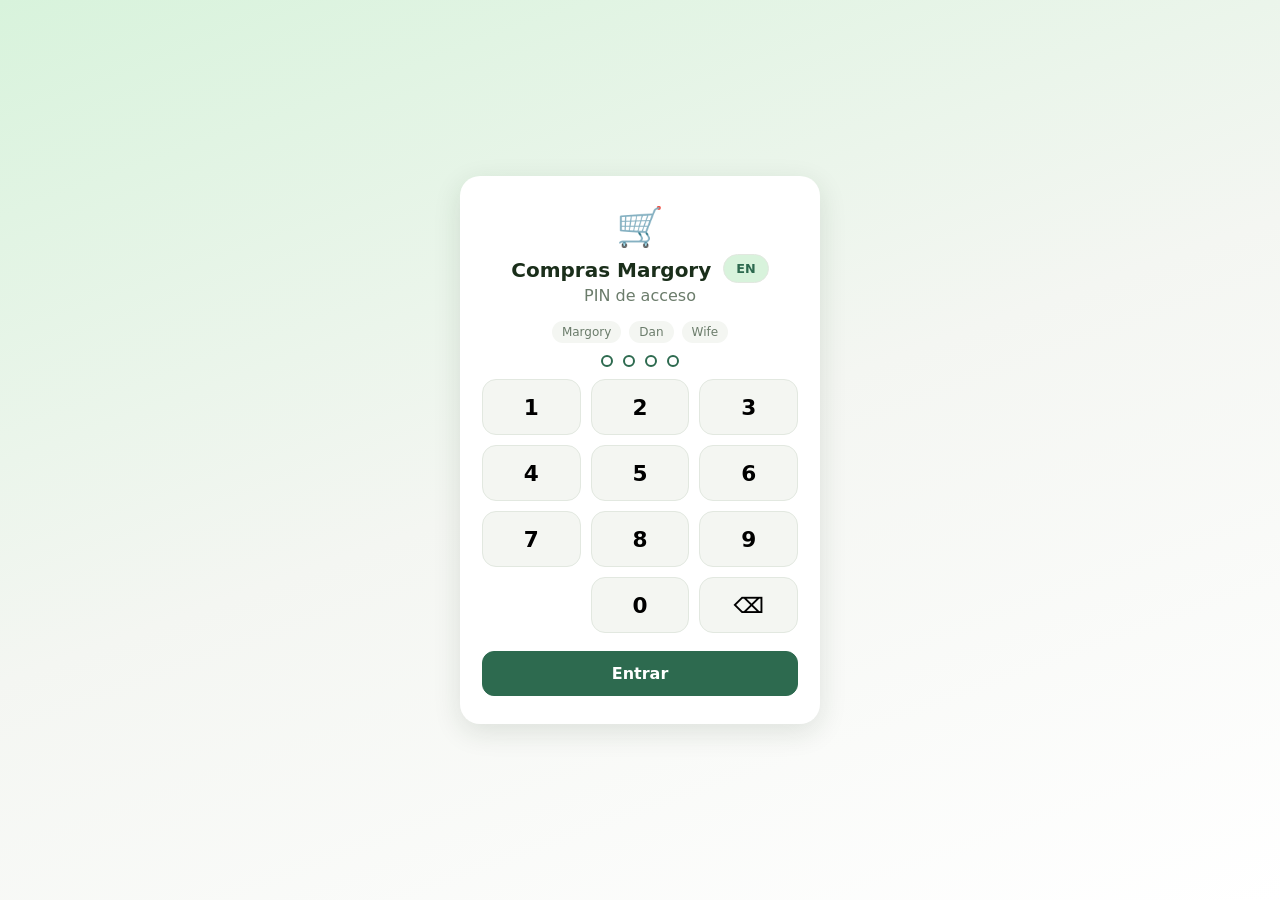
<file: index.html>
<!doctype html>
<html lang="es">
  <head>
    <meta charset="UTF-8" />
    <link rel="icon" type="image/svg+xml" href="/icons/icon.svg" />
    <meta
      name="viewport"
      content="width=device-width, initial-scale=1, viewport-fit=cover, maximum-scale=1"
    />
    <meta name="theme-color" content="#2d6a4f" />
    <meta name="apple-mobile-web-app-capable" content="yes" />
    <meta name="apple-mobile-web-app-status-bar-style" content="default" />
    <meta name="apple-mobile-web-app-title" content="Margory" />
    <link rel="manifest" href="/manifest.webmanifest" />
    <link rel="apple-touch-icon" href="/icons/icon-192.png" />
    <title>Compras Margory</title>
    <script type="module" crossorigin src="/assets/index-C9opvrIn.js"></script>
    <link rel="stylesheet" crossorigin href="/assets/index-JhcY_aT9.css">
  </head>
  <body>
    <div id="root"></div>
  </body>
</html>
</file>
<file: assets/index-JhcY_aT9.css>
html{-webkit-text-size-adjust:100%;touch-action:manipulation}body{min-width:320px;min-height:100dvh;margin:0}#root{min-height:100dvh}:root{--bg:#f4f6f2;--surface:#fff;--ink:#1a2e1a;--muted:#6b7c6b;--accent:#2d6a4f;--accent-2:#40916c;--accent-soft:#d8f3dc;--main-tab:#6b7280;--provider-blue:#2563eb;--danger:#c1121f;--border:#e2e8e0;--shadow:0 8px 28px #1a2e1a1f;--radius:14px;--safe-b:env(safe-area-inset-bottom,0px);font-family:Segoe UI,system-ui,-apple-system,sans-serif}*{box-sizing:border-box}html,body,#root{background:var(--bg);min-height:100%;color:var(--ink);margin:0}button,input{font:inherit}.app{background:var(--bg);flex-direction:column;max-width:480px;min-height:100dvh;margin:0 auto;display:flex;position:relative}.sticky-chrome{z-index:20;background:var(--surface);border-bottom:1px solid var(--border);position:sticky;top:0}.topbar{background:var(--surface);justify-content:space-between;align-items:center;padding:12px 14px 8px;display:flex}.topbar-title{align-items:center;gap:8px;display:flex}.topbar-title h1{margin:0;font-size:1.05rem}.logo{font-size:1.25rem}.topbar-actions{gap:6px;display:flex}.chip{border:1px solid var(--border);background:var(--accent-soft);color:var(--accent);border-radius:999px;padding:6px 12px;font-size:.8rem;font-weight:700}.chip.ghost{color:var(--muted);background:0 0}.main-tabs{background:var(--surface);grid-template-columns:1fr 1fr;gap:4px;padding:8px 12px;display:grid}.main-tabs button{color:var(--muted);background:0 0;border:none;border-radius:10px;justify-content:center;align-items:center;gap:6px;padding:10px;font-weight:600;display:flex}.main-tabs button.active{background:var(--main-tab);color:#fff}.provider-tabs{-webkit-overflow-scrolling:touch;scrollbar-width:none;gap:6px;padding:10px 12px 4px;display:flex;overflow-x:auto}.provider-tabs::-webkit-scrollbar{display:none}.provider-tab{border:1px solid var(--border);background:var(--surface);color:var(--ink);border-radius:999px;flex:none;align-items:center;gap:6px;padding:8px 14px;font-size:.85rem;font-weight:600;display:flex}.provider-tab.active{background:var(--provider-blue);border-color:var(--provider-blue);color:#fff}.badge{color:#1a2e1a;background:#e9c46a;border-radius:999px;justify-content:center;align-items:center;min-width:1.25rem;height:1.25rem;padding:0 5px;font-size:.7rem;font-style:normal;font-weight:800;display:inline-flex}.main-tabs button.active .badge{color:var(--main-tab);background:#fff}.provider-tab.active .badge{color:var(--provider-blue);background:#fff}.cart-top-bar .badge{color:var(--accent);background:#fff}.search-bar{padding:8px 12px 4px}.search-bar input{border:1px solid var(--border);background:var(--surface);border-radius:12px;width:100%;padding:12px 14px}.content{flex:1;padding:8px 12px 24px}.category{background:var(--surface);border-radius:var(--radius);border:1px solid var(--border);margin-bottom:10px;overflow:hidden}.category-head{text-align:left;background:0 0;border:none;justify-content:space-between;align-items:center;width:100%;padding:14px;font-weight:700;display:flex}.cat-meta{color:var(--muted);align-items:center;gap:8px;display:flex}.item-row{border-top:1px solid var(--border);padding:10px 14px}.item-row.in-cart{background:#f0faf3}.item-main{justify-content:space-between;align-items:center;gap:10px;display:flex}.item-text{flex-direction:column;gap:2px;min-width:0;display:flex}.item-name{font-size:.95rem;font-weight:600}.last-hint{color:var(--accent-2);font-size:.72rem;font-weight:600}.stepper{background:var(--bg);border:1px solid var(--border);border-radius:999px;align-items:center;gap:2px;padding:2px;display:inline-flex}.stepper.sm button,.stepper button,.step-btn{background:var(--surface);width:36px;height:36px;color:var(--ink);border:none;border-radius:50%;font-size:1.15rem;font-weight:700;line-height:1}.step-btn.plus,.stepper button:last-child{background:var(--accent);color:#fff}.step-btn:disabled{opacity:.35}.step-val,.stepper span{text-align:center;min-width:28px;font-weight:700}.item-note-row{margin-top:8px}.note-input{border:1px solid var(--border);background:#fff;border-radius:10px;width:100%;padding:8px 10px}.linkish{color:var(--accent);background:0 0;border:none;padding:0;font-size:.85rem;font-weight:600}.sticky-chrome .cart-top-bar-wrap{background:var(--surface);padding:8px 12px 10px}.cart-top-bar{background:var(--accent);color:#fff;letter-spacing:.01em;cursor:pointer;border:none;border-radius:999px;justify-content:center;align-items:center;gap:10px;width:100%;margin:0;padding:13px 20px;font-size:1.05rem;font-weight:800;display:flex;box-shadow:0 4px 14px #2d6a4f59}.cart-top-bar-icon{flex-shrink:0;justify-content:center;align-items:center;line-height:0;display:inline-flex}.cart-top-bar-icon svg{width:1.35rem;height:1.35rem;display:block}.cart-top-bar-label{font-weight:800}.cart-top-bar.has-items{background:#1b4332;box-shadow:0 4px 16px #1b433266}.cart-top-bar.has-items .badge{min-width:1.45rem;height:1.45rem;font-size:.78rem}.sheet-overlay{z-index:40;background:#0006;justify-content:center;align-items:flex-end;display:flex;position:fixed;inset:0}.sheet{background:var(--surface);width:min(480px,100%);max-height:88dvh;box-shadow:var(--shadow);border-radius:20px 20px 0 0;flex-direction:column;display:flex}.sheet.tall{max-height:92dvh}.sheet-handle{background:#cfd8cf;border-radius:4px;width:40px;height:4px;margin:10px auto 0}.sheet-head{justify-content:space-between;align-items:center;padding:12px 16px 8px;display:flex}.sheet-head h2{margin:0;font-size:1.1rem}.icon-btn{background:var(--bg);border:none;border-radius:50%;width:36px;height:36px}.sheet-body{flex:1;padding:0 16px 16px;overflow:auto}.sheet-foot{padding:12px 16px calc(16px + var(--safe-b));border-top:1px solid var(--border);gap:8px;display:flex}.cart-group h3{color:var(--accent);text-transform:uppercase;letter-spacing:.04em;margin:12px 0 8px;font-size:.85rem}.cart-line{border-bottom:1px solid var(--border);padding:8px 0}.cart-line-top{justify-content:space-between;align-items:center;gap:8px;margin-bottom:6px;display:flex}.btn{border:1px solid var(--border);background:var(--surface);color:var(--ink);border-radius:12px;padding:12px 16px;font-weight:700}.btn.primary{background:var(--accent);border-color:var(--accent);color:#fff;flex:1}.btn.ghost{color:var(--muted);background:0 0}.btn.danger{background:var(--danger);border-color:var(--danger);color:#fff;flex:1}.confirm-overlay{z-index:5;border-radius:inherit;background:#00000073;justify-content:center;align-items:center;padding:20px;display:flex;position:absolute;inset:0}.confirm-dialog{background:var(--surface);width:min(340px,100%);box-shadow:var(--shadow);text-align:center;border-radius:16px;padding:20px 18px 16px}.confirm-dialog-warn{margin-bottom:6px;font-size:1.75rem;line-height:1}.confirm-dialog h3{color:var(--ink);margin:0 0 8px;font-size:1.1rem}.confirm-dialog p{color:var(--muted);margin:0 0 16px;font-size:.9rem;line-height:1.4}.confirm-dialog-actions{gap:8px;display:flex}.confirm-dialog-actions .btn{flex:1}.btn.sm{border-radius:10px;padding:8px 12px;font-size:.85rem}.btn-row{flex-wrap:wrap;gap:6px;margin-top:6px;display:flex}.muted{color:var(--muted)}.center{text-align:center}.history-list h2,.history-detail h2{margin:4px 0 12px;font-size:1.15rem}.order-cards{flex-direction:column;gap:8px;margin:0;padding:0;list-style:none;display:flex}.order-card{text-align:left;border:1px solid var(--border);background:var(--surface);border-radius:var(--radius);width:100%;padding:14px}.oc-top,.oc-body{justify-content:space-between;align-items:center;gap:8px;display:flex}.oc-body{margin-top:8px}.status-pill{text-transform:uppercase;letter-spacing:.03em;background:#e9ecef;border-radius:999px;padding:4px 8px;font-size:.72rem;font-weight:800}.status-pill.draft{color:#856404;background:#fff3cd}.status-pill.ready{color:#0077b6;background:#caf0f8}.status-pill.sent{background:var(--accent-soft);color:var(--accent)}.status-row{flex-wrap:wrap;align-items:center;gap:8px;margin:10px 0 16px;display:flex}.export-actions{flex-direction:column;gap:12px;margin-bottom:16px;display:flex}.export-block{background:var(--surface);border:1px solid var(--border);border-radius:12px;padding:12px}.order-items{margin:0;padding:0;list-style:none}.order-items li{border-bottom:1px solid var(--border);gap:10px;padding:10px 0;display:flex}.oi-qty{background:var(--accent-soft);width:36px;height:36px;color:var(--accent);border-radius:10px;flex-shrink:0;justify-content:center;align-items:center;font-weight:800;display:flex}.oi-body{flex-direction:column;gap:2px;display:flex}.oi-body small{color:var(--muted)}.back-link{color:var(--accent);background:0 0;border:none;margin-bottom:8px;padding:0;font-weight:700}.excel-wrap{flex:1;padding:0 12px 12px;overflow:auto}.excel-table{border-collapse:collapse;background:#fff;width:100%;font-size:.85rem}.excel-table th,.excel-table td{text-align:left;border:1px solid #c6c6c6;padding:8px 10px}.excel-table th{color:#fff;background:#217346;font-weight:700}.excel-table tr:nth-child(2n) td{background:#f2f2f2}.excel-table .num{text-align:center;font-weight:700}.screenshot-hint{color:var(--muted);margin:0 16px 8px;font-size:.8rem}.toast{left:50%;bottom:calc(24px + var(--safe-b));color:#fff;z-index:50;box-shadow:var(--shadow);white-space:nowrap;background:#1b4332;border-radius:999px;padding:10px 18px;font-weight:700;position:fixed;transform:translate(-50%)}.pin-gate{background:linear-gradient(160deg,#d8f3dc,#f4f6f2 50%,#fff);justify-content:center;align-items:center;min-height:100dvh;padding:24px;display:flex}.pin-card{background:var(--surface);width:min(360px,100%);box-shadow:var(--shadow);text-align:center;border-radius:20px;padding:28px 22px}.pin-logo{font-size:2.4rem}.pin-lang-row{flex-wrap:wrap;justify-content:center;align-items:center;gap:12px;display:flex}.pin-lang-row h1{margin:0}.pin-card h1{margin:8px 0 4px;font-size:1.25rem}.pin-hint{color:var(--muted);margin:0 0 16px}.pin-dots{justify-content:center;gap:10px;margin-bottom:12px;display:flex}.pin-dots span{border:2px solid var(--accent);background:0 0;border-radius:50%;width:12px;height:12px}.pin-dots span.filled{background:var(--accent)}.pin-dots.error span{border-color:var(--danger)}.pin-error{color:var(--danger);margin:0 0 8px;font-size:.85rem}.pin-pad{grid-template-columns:repeat(3,1fr);gap:10px;margin:12px 0 18px;display:grid}.pad-key{border:1px solid var(--border);background:var(--bg);border-radius:14px;height:56px;font-size:1.35rem;font-weight:700}.pad-empty{height:56px}.sr-only{clip:rect(0, 0, 0, 0);border:0;width:1px;height:1px;margin:-1px;padding:0;position:absolute;overflow:hidden}.item-card-grid{grid-template-columns:repeat(2,minmax(0,1fr));gap:10px;padding:10px 12px 14px;display:grid}.item-card{perspective:900px;position:relative}.item-card.flipped{z-index:2}.item-card.flipped .item-card-front{opacity:.72;border-width:2px;border-color:#1a2e1a;box-shadow:0 0 0 1px #1a2e1a59,0 10px 28px #1a2e1a2e}.item-card-inner{width:100%;position:relative}.item-card-face{border:1px solid var(--border);background:var(--surface);border-radius:14px;display:block;position:relative;overflow:visible}.item-flip-overlay{z-index:35;padding:max(12px, env(safe-area-inset-top,0px)) 12px max(12px, env(safe-area-inset-bottom,0px));box-sizing:border-box;-webkit-overflow-scrolling:touch;background:#00000059;justify-content:center;align-items:center;display:flex;position:fixed;inset:0;overflow-y:auto}.item-flip-panel{background:#f8fbf8;border:2px solid #1a2e1a;border-radius:16px;flex-direction:column;gap:10px;width:min(420px,100%);max-height:min(88dvh,100% - 24px);margin:auto 0;padding:14px;display:flex;overflow-y:auto;box-shadow:0 0 0 1px #1a2e1a59,0 14px 36px #1a2e1a38}.item-card-front{text-align:center;cursor:pointer;width:100%;height:auto;min-height:0;max-height:none;color:inherit;font:inherit;appearance:none;background:var(--surface);border-radius:14px;margin:0;padding:0;display:block;overflow:visible}.item-card.in-cart .item-card-front{border-color:var(--accent-2);box-shadow:0 0 0 2px var(--accent-soft)}.item-card-visual{aspect-ratio:1;background:#fff;border-radius:14px 14px 0 0;justify-content:center;align-items:center;width:100%;min-height:108px;max-height:168px;display:flex;position:relative;overflow:hidden}.item-card-img{object-fit:contain;z-index:1;pointer-events:none;-webkit-user-select:none;user-select:none;width:92%;max-width:152px;height:92%;max-height:152px;position:relative}.item-card-visual .item-card-img[style*=absolute]{z-index:0;margin:auto;inset:0}.item-card-visual .item-card-emoji{z-index:0;position:relative}.item-card-emoji{filter:drop-shadow(0 2px 6px #00000024);-webkit-user-select:none;user-select:none;font-size:3.75rem;line-height:1}.item-card-initials{color:#1a2e1a8c;letter-spacing:.02em;font-size:1.6rem;font-weight:800}.item-card-qty-badge{z-index:2;background:var(--accent);color:#fff;border-radius:999px;justify-content:center;align-items:center;min-width:1.6rem;height:1.6rem;padding:0 6px;font-size:.8rem;font-style:normal;font-weight:800;display:inline-flex;position:absolute;top:8px;right:8px;box-shadow:0 2px 8px #0000002e}.item-card-note-dot{width:1.5rem;height:1.5rem;color:var(--accent);background:#ffffffd9;border-radius:50%;justify-content:center;align-items:center;font-size:.75rem;display:inline-flex;position:absolute;top:8px;left:8px}.item-card-name{box-sizing:border-box;text-align:center;white-space:normal;overflow-wrap:anywhere;word-break:break-word;border-top:1px solid var(--border);background:var(--surface);width:100%;min-height:2.6em;color:var(--text,#1a2e1a);z-index:2;border-radius:0 0 14px 14px;margin:0;padding:8px 8px 10px;font-size:.8rem;font-weight:700;line-height:1.3;display:block;position:relative}.item-card-back-head{justify-content:space-between;align-items:flex-start;gap:8px;padding-right:2px;display:flex;position:relative}.item-card-back-title{flex:1;padding-right:8px;font-size:.95rem;line-height:1.25}.card-close-x{width:2.75rem;min-width:44px;height:2.75rem;min-height:44px;color:var(--muted);cursor:pointer;background:0 0;border:none;border-radius:999px;flex-shrink:0;justify-content:center;align-items:center;margin:-6px -6px 0 0;padding:0;font-size:1.45rem;line-height:1;display:inline-flex}.card-close-x:hover,.card-close-x:focus-visible{color:var(--ink);background:#1a2e1a14;outline:none}.card-stepper{align-self:center}.card-note-label{width:100%;display:block}.card-history{border:1px solid var(--border);background:#fff;border-radius:10px;padding:8px 10px}.card-history-label{text-transform:uppercase;letter-spacing:.04em;color:var(--muted);margin-bottom:6px;font-size:.7rem;font-weight:700;display:block}.card-history-empty{color:var(--muted);margin:0;font-size:.8rem}.card-history-table{border-collapse:collapse;width:100%;font-size:.78rem}.card-history-table th,.card-history-table td{text-align:left;border-bottom:1px solid var(--border);vertical-align:top;padding:4px 6px}.card-history-table th{color:var(--muted);text-transform:uppercase;letter-spacing:.03em;font-size:.68rem;font-weight:700}.card-history-table td.num{text-align:center;color:var(--accent);white-space:nowrap;font-weight:800}.card-history-table td.notes-cell{color:var(--ink);word-break:break-word;max-width:9rem}.card-actions{gap:8px;width:100%;display:flex}.card-actions .btn{flex:1}.card-add-btn{border-radius:12px;flex:100%;width:100%;min-height:48px;padding:14px 16px;font-size:1.05rem;font-weight:800}.order-date-field{color:var(--ink);flex-direction:column;gap:6px;margin:4px 0 12px;font-size:.85rem;font-weight:700;display:flex}.order-date-field input[type=date]{border:1px solid var(--border);font:inherit;color:var(--ink);background:#fff;border-radius:10px;padding:10px 12px}@media (prefers-reduced-motion:reduce){.item-flip-overlay{background:#0006}}@media (width>=420px){.item-card-grid{grid-template-columns:repeat(2,minmax(140px,1fr))}}.sheet-foot-col{flex-direction:column;align-items:stretch}.sheet-foot-col .btn.primary{flex:none;width:100%}.btn.share-btn{color:#fff;background:#25d366;border-color:#1ebe57;width:100%}.btn.full{width:100%}.share-ready{text-align:center;padding-top:12px;padding-bottom:8px}.share-ready-icon{margin-bottom:8px;font-size:2.5rem}.share-ready-body{color:var(--ink);margin:0 8px 12px;font-size:1rem;line-height:1.4}.share-ready-hint{background:var(--accent-soft);color:var(--accent);text-align:center;border-radius:10px;margin:8px 0;padding:8px 12px;font-size:.85rem;font-weight:600}.export-more{border-top:1px dashed var(--border);flex-direction:column;gap:8px;margin-top:4px;padding:8px 0 4px;display:flex}.btn-row.wrap{flex-wrap:wrap;align-items:center}.sm-label{width:100%;font-size:.75rem}.user-chip{color:var(--accent);margin-top:2px;font-size:.72rem;font-weight:600}.pin-users{flex-wrap:wrap;justify-content:center;gap:8px;margin:0 0 12px;padding:0;list-style:none;display:flex}.pin-users li{color:var(--muted);background:var(--bg);border-radius:999px;padding:4px 10px;font-size:.75rem}.mode-toggle{grid-template-columns:1fr 1fr;gap:6px;padding:8px 12px 0;display:grid}.mode-toggle button{border:1px solid var(--border);background:var(--surface);color:var(--muted);border-radius:999px;padding:8px 12px;font-size:.85rem;font-weight:700}.mode-toggle button.active{background:var(--accent-soft);color:var(--accent);border-color:var(--accent-2)}.provider-tab.otro{border-style:dashed}.otro-form{flex-direction:column;gap:12px;padding:16px 14px 32px;display:flex}.otro-title{margin:0 0 4px;font-size:1.1rem}.otro-field{color:var(--muted);flex-direction:column;gap:6px;font-size:.85rem;display:flex}.otro-field input,.otro-field select{border:1px solid var(--border);background:var(--surface);color:var(--ink);border-radius:10px;padding:10px 12px}.checkoff-list{padding:8px 12px 40px}.checkoff-hint{margin:0 0 10px;font-size:.78rem}.checkoff-list ul{flex-direction:column;gap:8px;margin:0;padding:0;list-style:none;display:flex}.checkoff-row{text-align:left;border:1px solid var(--border);background:var(--surface);border-radius:var(--radius);width:100%;color:var(--ink);-webkit-user-select:none;user-select:none;touch-action:manipulation;align-items:flex-start;gap:12px;padding:12px 14px;display:flex}.checkoff-row.bought{opacity:.55;background:#eef7f0}.checkoff-row.skipped{opacity:.45;text-decoration:line-through}.checkoff-mark{text-align:center;width:1.5rem;color:var(--accent);font-size:1.25rem;line-height:1.2}.checkoff-body{flex-direction:column;gap:2px;min-width:0;display:flex}.checkoff-body small{color:var(--muted);font-size:.75rem}.checkoff-empty{padding:40px 16px}.cart-line.status-bought{opacity:.65}.cart-line.status-skipped{opacity:.45}.close-week-option{text-align:left;align-items:flex-start;gap:10px;margin:10px 0;font-size:.9rem;display:flex}.status-pill.active{color:#1b4332;background:#d8f3dc}.status-pill.closed{color:#495057;background:#e9ecef}.unit-pills{flex-wrap:wrap;gap:.4rem;margin:.65rem 0 .35rem;display:flex}.unit-pill{color:#1a2e1a;cursor:pointer;background:#f7faf7;border:1.5px solid #c5d5c8;border-radius:999px;flex:1;min-width:4.5rem;padding:.45rem .6rem;font-size:.85rem;font-weight:600}.unit-pill.active{color:#fff;background:#2d6a4f;border-color:#2d6a4f}.card-unit-hint{color:#5a6b5a;text-align:center;margin:.15rem 0 .4rem;font-size:.78rem;line-height:1.3}.kg-qty-row{justify-content:center;align-self:center;align-items:center;gap:.5rem;width:100%;display:flex}.kg-qty-field{background:#fff;border:1.5px solid #c5d5c8;border-radius:12px;align-items:center;gap:.35rem;min-width:7.5rem;padding:.35rem .65rem;display:inline-flex}.kg-qty-input{text-align:center;color:#1a2e1a;background:0 0;border:none;outline:none;width:4.5rem;font-size:1.25rem;font-weight:700}.kg-qty-suffix{color:#2d6a4f;font-size:.95rem;font-weight:700}.share-chooser{text-align:left;max-height:min(80vh,560px);overflow:auto}.share-chooser-options{flex-direction:column;gap:8px;margin:0 0 14px;display:flex}.btn.share-choice{text-align:left;background:var(--surface);border:1px solid var(--border,#d5e0d5);width:100%;color:var(--ink);flex-direction:column;align-items:flex-start;gap:2px;padding:12px 14px;display:flex}.btn.share-choice strong{font-size:1rem}.btn.share-choice .muted{font-size:.78rem;font-weight:500}.btn.share-choice:active,.btn.share-choice:hover{border-color:var(--accent);background:var(--accent-soft)}.history-detail{position:relative}.history-share-overlay{z-index:40;border-radius:0;position:fixed;inset:0}.app-version{opacity:.55;font-size:.85em;font-weight:400}
</file>
<file: margory/assets/index-BUFkqQLx.css>
html{-webkit-text-size-adjust:100%;touch-action:manipulation}body{min-width:320px;min-height:100dvh;margin:0}#root{min-height:100dvh}:root{--bg:#f4f6f2;--surface:#fff;--ink:#1a2e1a;--muted:#6b7c6b;--accent:#2d6a4f;--accent-2:#40916c;--accent-soft:#d8f3dc;--main-tab:#6b7280;--provider-blue:#2563eb;--danger:#c1121f;--border:#e2e8e0;--shadow:0 8px 28px #1a2e1a1f;--radius:14px;--safe-b:env(safe-area-inset-bottom,0px);font-family:Segoe UI,system-ui,-apple-system,sans-serif}*{box-sizing:border-box}html,body,#root{background:var(--bg);min-height:100%;color:var(--ink);margin:0}button,input{font:inherit}.app{background:var(--bg);flex-direction:column;max-width:480px;min-height:100dvh;margin:0 auto;display:flex;position:relative}.sticky-chrome{z-index:20;background:var(--surface);border-bottom:1px solid var(--border);position:sticky;top:0}.topbar{background:var(--surface);justify-content:space-between;align-items:center;padding:12px 14px 8px;display:flex}.topbar-title{align-items:center;gap:8px;display:flex}.topbar-title h1{margin:0;font-size:1.05rem}.logo{font-size:1.25rem}.topbar-actions{gap:6px;display:flex}.chip{border:1px solid var(--border);background:var(--accent-soft);color:var(--accent);border-radius:999px;padding:6px 12px;font-size:.8rem;font-weight:700}.chip.ghost{color:var(--muted);background:0 0}.main-tabs{background:var(--surface);grid-template-columns:1fr 1fr;gap:4px;padding:8px 12px;display:grid}.main-tabs button{color:var(--muted);background:0 0;border:none;border-radius:10px;justify-content:center;align-items:center;gap:6px;padding:10px;font-weight:600;display:flex}.main-tabs button.active{background:var(--main-tab);color:#fff}.provider-tabs{-webkit-overflow-scrolling:touch;scrollbar-width:none;gap:6px;padding:10px 12px 4px;display:flex;overflow-x:auto}.provider-tabs::-webkit-scrollbar{display:none}.provider-tab{border:1px solid var(--border);background:var(--surface);color:var(--ink);border-radius:999px;flex:none;align-items:center;gap:6px;padding:8px 14px;font-size:.85rem;font-weight:600;display:flex}.provider-tab.active{background:var(--provider-blue);border-color:var(--provider-blue);color:#fff}.badge{color:#1a2e1a;background:#e9c46a;border-radius:999px;justify-content:center;align-items:center;min-width:1.25rem;height:1.25rem;padding:0 5px;font-size:.7rem;font-style:normal;font-weight:800;display:inline-flex}.main-tabs button.active .badge{color:var(--main-tab);background:#fff}.provider-tab.active .badge{color:var(--provider-blue);background:#fff}.cart-top-bar .badge{color:var(--accent);background:#fff}.search-bar{padding:8px 12px 4px}.search-bar input{border:1px solid var(--border);background:var(--surface);border-radius:12px;width:100%;padding:12px 14px}.content{flex:1;padding:8px 12px 24px}.category{background:var(--surface);border-radius:var(--radius);border:1px solid var(--border);margin-bottom:10px;overflow:hidden}.category-head{text-align:left;background:0 0;border:none;justify-content:space-between;align-items:center;width:100%;padding:14px;font-weight:700;display:flex}.cat-meta{color:var(--muted);align-items:center;gap:8px;display:flex}.item-row{border-top:1px solid var(--border);padding:10px 14px}.item-row.in-cart{background:#f0faf3}.item-main{justify-content:space-between;align-items:center;gap:10px;display:flex}.item-text{flex-direction:column;gap:2px;min-width:0;display:flex}.item-name{font-size:.95rem;font-weight:600}.last-hint{color:var(--accent-2);font-size:.72rem;font-weight:600}.stepper{background:var(--bg);border:1px solid var(--border);border-radius:999px;align-items:center;gap:2px;padding:2px;display:inline-flex}.stepper.sm button,.stepper button,.step-btn{background:var(--surface);width:36px;height:36px;color:var(--ink);border:none;border-radius:50%;font-size:1.15rem;font-weight:700;line-height:1}.step-btn.plus,.stepper button:last-child{background:var(--accent);color:#fff}.step-btn:disabled{opacity:.35}.step-val,.stepper span{text-align:center;min-width:28px;font-weight:700}.item-note-row{margin-top:8px}.note-input{border:1px solid var(--border);background:#fff;border-radius:10px;width:100%;padding:8px 10px}.linkish{color:var(--accent);background:0 0;border:none;padding:0;font-size:.85rem;font-weight:600}.sticky-chrome .cart-top-bar-wrap{background:var(--surface);padding:8px 12px 10px}.cart-top-bar{background:var(--accent);color:#fff;letter-spacing:.01em;cursor:pointer;border:none;border-radius:999px;justify-content:center;align-items:center;gap:10px;width:100%;margin:0;padding:13px 20px;font-size:1.05rem;font-weight:800;display:flex;box-shadow:0 4px 14px #2d6a4f59}.cart-top-bar-icon{flex-shrink:0;justify-content:center;align-items:center;line-height:0;display:inline-flex}.cart-top-bar-icon svg{width:1.35rem;height:1.35rem;display:block}.cart-top-bar-label{font-weight:800}.cart-top-bar.has-items{background:#1b4332;box-shadow:0 4px 16px #1b433266}.cart-top-bar.has-items .badge{min-width:1.45rem;height:1.45rem;font-size:.78rem}.sheet-overlay{z-index:40;background:#0006;justify-content:center;align-items:flex-end;display:flex;position:fixed;inset:0}.sheet{background:var(--surface);width:min(480px,100%);max-height:88dvh;box-shadow:var(--shadow);border-radius:20px 20px 0 0;flex-direction:column;display:flex}.sheet.tall{max-height:92dvh}.sheet-handle{background:#cfd8cf;border-radius:4px;width:40px;height:4px;margin:10px auto 0}.sheet-head{justify-content:space-between;align-items:center;padding:12px 16px 8px;display:flex}.sheet-head h2{margin:0;font-size:1.1rem}.icon-btn{background:var(--bg);border:none;border-radius:50%;width:36px;height:36px}.sheet-body{flex:1;padding:0 16px 16px;overflow:auto}.sheet-foot{padding:12px 16px calc(16px + var(--safe-b));border-top:1px solid var(--border);gap:8px;display:flex}.cart-group h3{color:var(--accent);text-transform:uppercase;letter-spacing:.04em;margin:12px 0 8px;font-size:.85rem}.cart-line{border-bottom:1px solid var(--border);padding:8px 0}.cart-line-top{justify-content:space-between;align-items:center;gap:8px;margin-bottom:6px;display:flex}.btn{border:1px solid var(--border);background:var(--surface);color:var(--ink);border-radius:12px;padding:12px 16px;font-weight:700}.btn.primary{background:var(--accent);border-color:var(--accent);color:#fff;flex:1}.btn.ghost{color:var(--muted);background:0 0}.btn.danger{background:var(--danger);border-color:var(--danger);color:#fff;flex:1}.confirm-overlay{z-index:5;border-radius:inherit;background:#00000073;justify-content:center;align-items:center;padding:20px;display:flex;position:absolute;inset:0}.confirm-dialog{background:var(--surface);width:min(340px,100%);box-shadow:var(--shadow);text-align:center;border-radius:16px;padding:20px 18px 16px}.confirm-dialog-warn{margin-bottom:6px;font-size:1.75rem;line-height:1}.confirm-dialog h3{color:var(--ink);margin:0 0 8px;font-size:1.1rem}.confirm-dialog p{color:var(--muted);margin:0 0 16px;font-size:.9rem;line-height:1.4}.confirm-dialog-actions{gap:8px;display:flex}.confirm-dialog-actions .btn{flex:1}.btn.sm{border-radius:10px;padding:8px 12px;font-size:.85rem}.btn-row{flex-wrap:wrap;gap:6px;margin-top:6px;display:flex}.muted{color:var(--muted)}.center{text-align:center}.history-list h2,.history-detail h2{margin:4px 0 12px;font-size:1.15rem}.order-cards{flex-direction:column;gap:8px;margin:0;padding:0;list-style:none;display:flex}.order-card{text-align:left;border:1px solid var(--border);background:var(--surface);border-radius:var(--radius);width:100%;padding:14px}.oc-top,.oc-body{justify-content:space-between;align-items:center;gap:8px;display:flex}.oc-body{margin-top:8px}.status-pill{text-transform:uppercase;letter-spacing:.03em;background:#e9ecef;border-radius:999px;padding:4px 8px;font-size:.72rem;font-weight:800}.status-pill.draft{color:#856404;background:#fff3cd}.status-pill.ready{color:#0077b6;background:#caf0f8}.status-pill.sent{background:var(--accent-soft);color:var(--accent)}.status-row{flex-wrap:wrap;align-items:center;gap:8px;margin:10px 0 16px;display:flex}.export-actions{flex-direction:column;gap:12px;margin-bottom:16px;display:flex}.export-block{background:var(--surface);border:1px solid var(--border);border-radius:12px;padding:12px}.order-items{margin:0;padding:0;list-style:none}.order-items li{border-bottom:1px solid var(--border);gap:10px;padding:10px 0;display:flex}.oi-qty{background:var(--accent-soft);width:36px;height:36px;color:var(--accent);border-radius:10px;flex-shrink:0;justify-content:center;align-items:center;font-weight:800;display:flex}.oi-body{flex-direction:column;gap:2px;display:flex}.oi-body small{color:var(--muted)}.back-link{color:var(--accent);background:0 0;border:none;margin-bottom:8px;padding:0;font-weight:700}.excel-wrap{flex:1;padding:0 12px 12px;overflow:auto}.excel-table{border-collapse:collapse;background:#fff;width:100%;font-size:.85rem}.excel-table th,.excel-table td{text-align:left;border:1px solid #c6c6c6;padding:8px 10px}.excel-table th{color:#fff;background:#217346;font-weight:700}.excel-table tr:nth-child(2n) td{background:#f2f2f2}.excel-table .num{text-align:center;font-weight:700}.screenshot-hint{color:var(--muted);margin:0 16px 8px;font-size:.8rem}.toast{left:50%;bottom:calc(24px + var(--safe-b));color:#fff;z-index:50;box-shadow:var(--shadow);white-space:nowrap;background:#1b4332;border-radius:999px;padding:10px 18px;font-weight:700;position:fixed;transform:translate(-50%)}.pin-gate{background:linear-gradient(160deg,#d8f3dc,#f4f6f2 50%,#fff);justify-content:center;align-items:center;min-height:100dvh;padding:24px;display:flex}.pin-card{background:var(--surface);width:min(360px,100%);box-shadow:var(--shadow);text-align:center;border-radius:20px;padding:28px 22px}.pin-logo{font-size:2.4rem}.pin-lang-row{flex-wrap:wrap;justify-content:center;align-items:center;gap:12px;display:flex}.pin-lang-row h1{margin:0}.pin-card h1{margin:8px 0 4px;font-size:1.25rem}.pin-hint{color:var(--muted);margin:0 0 16px}.pin-dots{justify-content:center;gap:10px;margin-bottom:12px;display:flex}.pin-dots span{border:2px solid var(--accent);background:0 0;border-radius:50%;width:12px;height:12px}.pin-dots span.filled{background:var(--accent)}.pin-dots.error span{border-color:var(--danger)}.pin-error{color:var(--danger);margin:0 0 8px;font-size:.85rem}.pin-pad{grid-template-columns:repeat(3,1fr);gap:10px;margin:12px 0 18px;display:grid}.pad-key{border:1px solid var(--border);background:var(--bg);border-radius:14px;height:56px;font-size:1.35rem;font-weight:700}.pad-empty{height:56px}.sr-only{clip:rect(0, 0, 0, 0);border:0;width:1px;height:1px;margin:-1px;padding:0;position:absolute;overflow:hidden}.item-card-grid{grid-template-columns:repeat(2,minmax(0,1fr));gap:10px;padding:10px 12px 14px;display:grid}.item-card{perspective:900px;position:relative}.item-card.flipped{z-index:2}.item-card.flipped .item-card-front{opacity:.72;border-width:2px;border-color:#1a2e1a;box-shadow:0 0 0 1px #1a2e1a59,0 10px 28px #1a2e1a2e}.item-card-inner{width:100%;position:relative}.item-card-face{border:1px solid var(--border);background:var(--surface);border-radius:14px;display:block;position:relative;overflow:visible}.item-flip-overlay{z-index:35;padding:max(12px, env(safe-area-inset-top,0px)) 12px max(12px, env(safe-area-inset-bottom,0px));box-sizing:border-box;-webkit-overflow-scrolling:touch;background:#00000059;justify-content:center;align-items:center;display:flex;position:fixed;inset:0;overflow-y:auto}.item-flip-panel{background:#f8fbf8;border:2px solid #1a2e1a;border-radius:16px;flex-direction:column;gap:10px;width:min(420px,100%);max-height:min(88dvh,100% - 24px);margin:auto 0;padding:14px;display:flex;overflow-y:auto;box-shadow:0 0 0 1px #1a2e1a59,0 14px 36px #1a2e1a38}.item-card-front{text-align:center;cursor:pointer;width:100%;height:auto;min-height:0;max-height:none;color:inherit;font:inherit;appearance:none;background:var(--surface);border-radius:14px;margin:0;padding:0;display:block;overflow:visible}.item-card.in-cart .item-card-front{border-color:var(--accent-2);box-shadow:0 0 0 2px var(--accent-soft)}.item-card-visual{aspect-ratio:1;background:#fff;border-radius:14px 14px 0 0;justify-content:center;align-items:center;width:100%;min-height:108px;max-height:168px;display:flex;position:relative;overflow:hidden}.item-card-img{object-fit:contain;z-index:1;pointer-events:none;-webkit-user-select:none;user-select:none;width:92%;max-width:152px;height:92%;max-height:152px;position:relative}.item-card-visual .item-card-img[style*=absolute]{z-index:0;margin:auto;inset:0}.item-card-visual .item-card-emoji{z-index:0;position:relative}.item-card-emoji{filter:drop-shadow(0 2px 6px #00000024);-webkit-user-select:none;user-select:none;font-size:3.75rem;line-height:1}.item-card-initials{color:#1a2e1a8c;letter-spacing:.02em;font-size:1.6rem;font-weight:800}.item-card-qty-badge{z-index:2;background:var(--accent);color:#fff;border-radius:999px;justify-content:center;align-items:center;min-width:1.6rem;height:1.6rem;padding:0 6px;font-size:.8rem;font-style:normal;font-weight:800;display:inline-flex;position:absolute;top:8px;right:8px;box-shadow:0 2px 8px #0000002e}.item-card-note-dot{width:1.5rem;height:1.5rem;color:var(--accent);background:#ffffffd9;border-radius:50%;justify-content:center;align-items:center;font-size:.75rem;display:inline-flex;position:absolute;top:8px;left:8px}.item-card-name{box-sizing:border-box;text-align:center;white-space:normal;overflow-wrap:anywhere;word-break:break-word;border-top:1px solid var(--border);background:var(--surface);width:100%;min-height:2.6em;color:var(--text,#1a2e1a);z-index:2;border-radius:0 0 14px 14px;margin:0;padding:8px 8px 10px;font-size:.8rem;font-weight:700;line-height:1.3;display:block;position:relative}.item-card-back-head{justify-content:space-between;align-items:flex-start;gap:8px;padding-right:2px;display:flex;position:relative}.item-card-back-title{flex:1;padding-right:8px;font-size:.95rem;line-height:1.25}.card-close-x{width:2.75rem;min-width:44px;height:2.75rem;min-height:44px;color:var(--muted);cursor:pointer;background:0 0;border:none;border-radius:999px;flex-shrink:0;justify-content:center;align-items:center;margin:-6px -6px 0 0;padding:0;font-size:1.45rem;line-height:1;display:inline-flex}.card-close-x:hover,.card-close-x:focus-visible{color:var(--ink);background:#1a2e1a14;outline:none}.card-stepper{align-self:center}.card-note-label{width:100%;display:block}.card-history{border:1px solid var(--border);background:#fff;border-radius:10px;padding:8px 10px}.card-history-label{text-transform:uppercase;letter-spacing:.04em;color:var(--muted);margin-bottom:6px;font-size:.7rem;font-weight:700;display:block}.card-history-empty{color:var(--muted);margin:0;font-size:.8rem}.card-history-table{border-collapse:collapse;width:100%;font-size:.78rem}.card-history-table th,.card-history-table td{text-align:left;border-bottom:1px solid var(--border);vertical-align:top;padding:4px 6px}.card-history-table th{color:var(--muted);text-transform:uppercase;letter-spacing:.03em;font-size:.68rem;font-weight:700}.card-history-table td.num{text-align:center;color:var(--accent);white-space:nowrap;font-weight:800}.card-history-table td.notes-cell{color:var(--ink);word-break:break-word;max-width:9rem}.card-actions{gap:8px;width:100%;display:flex}.card-actions .btn{flex:1}.card-add-btn{border-radius:12px;flex:100%;width:100%;min-height:48px;padding:14px 16px;font-size:1.05rem;font-weight:800}.order-date-field{color:var(--ink);flex-direction:column;gap:6px;margin:4px 0 12px;font-size:.85rem;font-weight:700;display:flex}.order-date-field input[type=date]{border:1px solid var(--border);font:inherit;color:var(--ink);background:#fff;border-radius:10px;padding:10px 12px}@media (prefers-reduced-motion:reduce){.item-flip-overlay{background:#0006}}@media (width>=420px){.item-card-grid{grid-template-columns:repeat(2,minmax(140px,1fr))}}.sheet-foot-col{flex-direction:column;align-items:stretch}.sheet-foot-col .btn.primary{flex:none;width:100%}.btn.share-btn{color:#fff;background:#25d366;border-color:#1ebe57;width:100%}.btn.full{width:100%}.share-ready{text-align:center;padding-top:12px;padding-bottom:8px}.share-ready-icon{margin-bottom:8px;font-size:2.5rem}.share-ready-body{color:var(--ink);margin:0 8px 12px;font-size:1rem;line-height:1.4}.share-ready-hint{background:var(--accent-soft);color:var(--accent);text-align:center;border-radius:10px;margin:8px 0;padding:8px 12px;font-size:.85rem;font-weight:600}.export-more{border-top:1px dashed var(--border);flex-direction:column;gap:8px;margin-top:4px;padding:8px 0 4px;display:flex}.btn-row.wrap{flex-wrap:wrap;align-items:center}.sm-label{width:100%;font-size:.75rem}.user-chip{color:var(--accent);margin-top:2px;font-size:.72rem;font-weight:600}.pin-users{flex-wrap:wrap;justify-content:center;gap:8px;margin:0 0 12px;padding:0;list-style:none;display:flex}.pin-users li{color:var(--muted);background:var(--bg);border-radius:999px;padding:4px 10px;font-size:.75rem}.mode-toggle{grid-template-columns:1fr 1fr;gap:6px;padding:8px 12px 0;display:grid}.mode-toggle button{border:1px solid var(--border);background:var(--surface);color:var(--muted);border-radius:999px;padding:8px 12px;font-size:.85rem;font-weight:700}.mode-toggle button.active{background:var(--accent-soft);color:var(--accent);border-color:var(--accent-2)}.provider-tab.otro{border-style:dashed}.otro-form{flex-direction:column;gap:12px;padding:16px 14px 32px;display:flex}.otro-title{margin:0 0 4px;font-size:1.1rem}.otro-field{color:var(--muted);flex-direction:column;gap:6px;font-size:.85rem;display:flex}.otro-field input,.otro-field select{border:1px solid var(--border);background:var(--surface);color:var(--ink);border-radius:10px;padding:10px 12px}.checkoff-list{padding:8px 12px 40px}.checkoff-hint{margin:0 0 10px;font-size:.78rem}.checkoff-list ul{flex-direction:column;gap:8px;margin:0;padding:0;list-style:none;display:flex}.checkoff-row{text-align:left;border:1px solid var(--border);background:var(--surface);border-radius:var(--radius);width:100%;color:var(--ink);-webkit-user-select:none;user-select:none;touch-action:manipulation;align-items:flex-start;gap:12px;padding:12px 14px;display:flex}.checkoff-row.bought{opacity:.55;background:#eef7f0}.checkoff-row.skipped{opacity:.45;text-decoration:line-through}.checkoff-mark{text-align:center;width:1.5rem;color:var(--accent);font-size:1.25rem;line-height:1.2}.checkoff-body{flex-direction:column;gap:2px;min-width:0;display:flex}.checkoff-body small{color:var(--muted);font-size:.75rem}.checkoff-empty{padding:40px 16px}.cart-line.status-bought{opacity:.65}.cart-line.status-skipped{opacity:.45}.close-week-option{text-align:left;align-items:flex-start;gap:10px;margin:10px 0;font-size:.9rem;display:flex}.status-pill.active{color:#1b4332;background:#d8f3dc}.status-pill.closed{color:#495057;background:#e9ecef}.unit-pills{flex-wrap:wrap;gap:.4rem;margin:.65rem 0 .35rem;display:flex}.unit-pill{color:#1a2e1a;cursor:pointer;background:#f7faf7;border:1.5px solid #c5d5c8;border-radius:999px;flex:1;min-width:4.5rem;padding:.45rem .6rem;font-size:.85rem;font-weight:600}.unit-pill.active{color:#fff;background:#2d6a4f;border-color:#2d6a4f}.card-unit-hint{color:#5a6b5a;text-align:center;margin:.15rem 0 .4rem;font-size:.78rem;line-height:1.3}.kg-qty-row{justify-content:center;align-self:center;align-items:center;gap:.5rem;width:100%;display:flex}.kg-qty-field{background:#fff;border:1.5px solid #c5d5c8;border-radius:12px;align-items:center;gap:.35rem;min-width:7.5rem;padding:.35rem .65rem;display:inline-flex}.kg-qty-input{text-align:center;color:#1a2e1a;background:0 0;border:none;outline:none;width:4.5rem;font-size:1.25rem;font-weight:700}.kg-qty-suffix{color:#2d6a4f;font-size:.95rem;font-weight:700}.share-chooser{text-align:left;max-height:min(80vh,560px);overflow:auto}.share-chooser-options{flex-direction:column;gap:8px;margin:0 0 14px;display:flex}.btn.share-choice{text-align:left;background:var(--surface);border:1px solid var(--border,#d5e0d5);width:100%;color:var(--ink);flex-direction:column;align-items:flex-start;gap:2px;padding:12px 14px;display:flex}.btn.share-choice strong{font-size:1rem}.btn.share-choice .muted{font-size:.78rem;font-weight:500}.btn.share-choice:active,.btn.share-choice:hover{border-color:var(--accent);background:var(--accent-soft)}.history-detail{position:relative}.history-share-overlay{z-index:40;border-radius:0;position:fixed;inset:0}.app-version{opacity:.55;font-size:.85em;font-weight:400}.store-section{margin-bottom:18px}.store-head{border-radius:var(--radius);background:var(--provider-blue);color:#fff;letter-spacing:.02em;text-transform:uppercase;margin:4px 0 10px;padding:10px 14px;font-size:1.05rem;font-weight:800;box-shadow:0 2px 6px #2563eb40}.provider-tab.all{font-weight:800}
</file>
